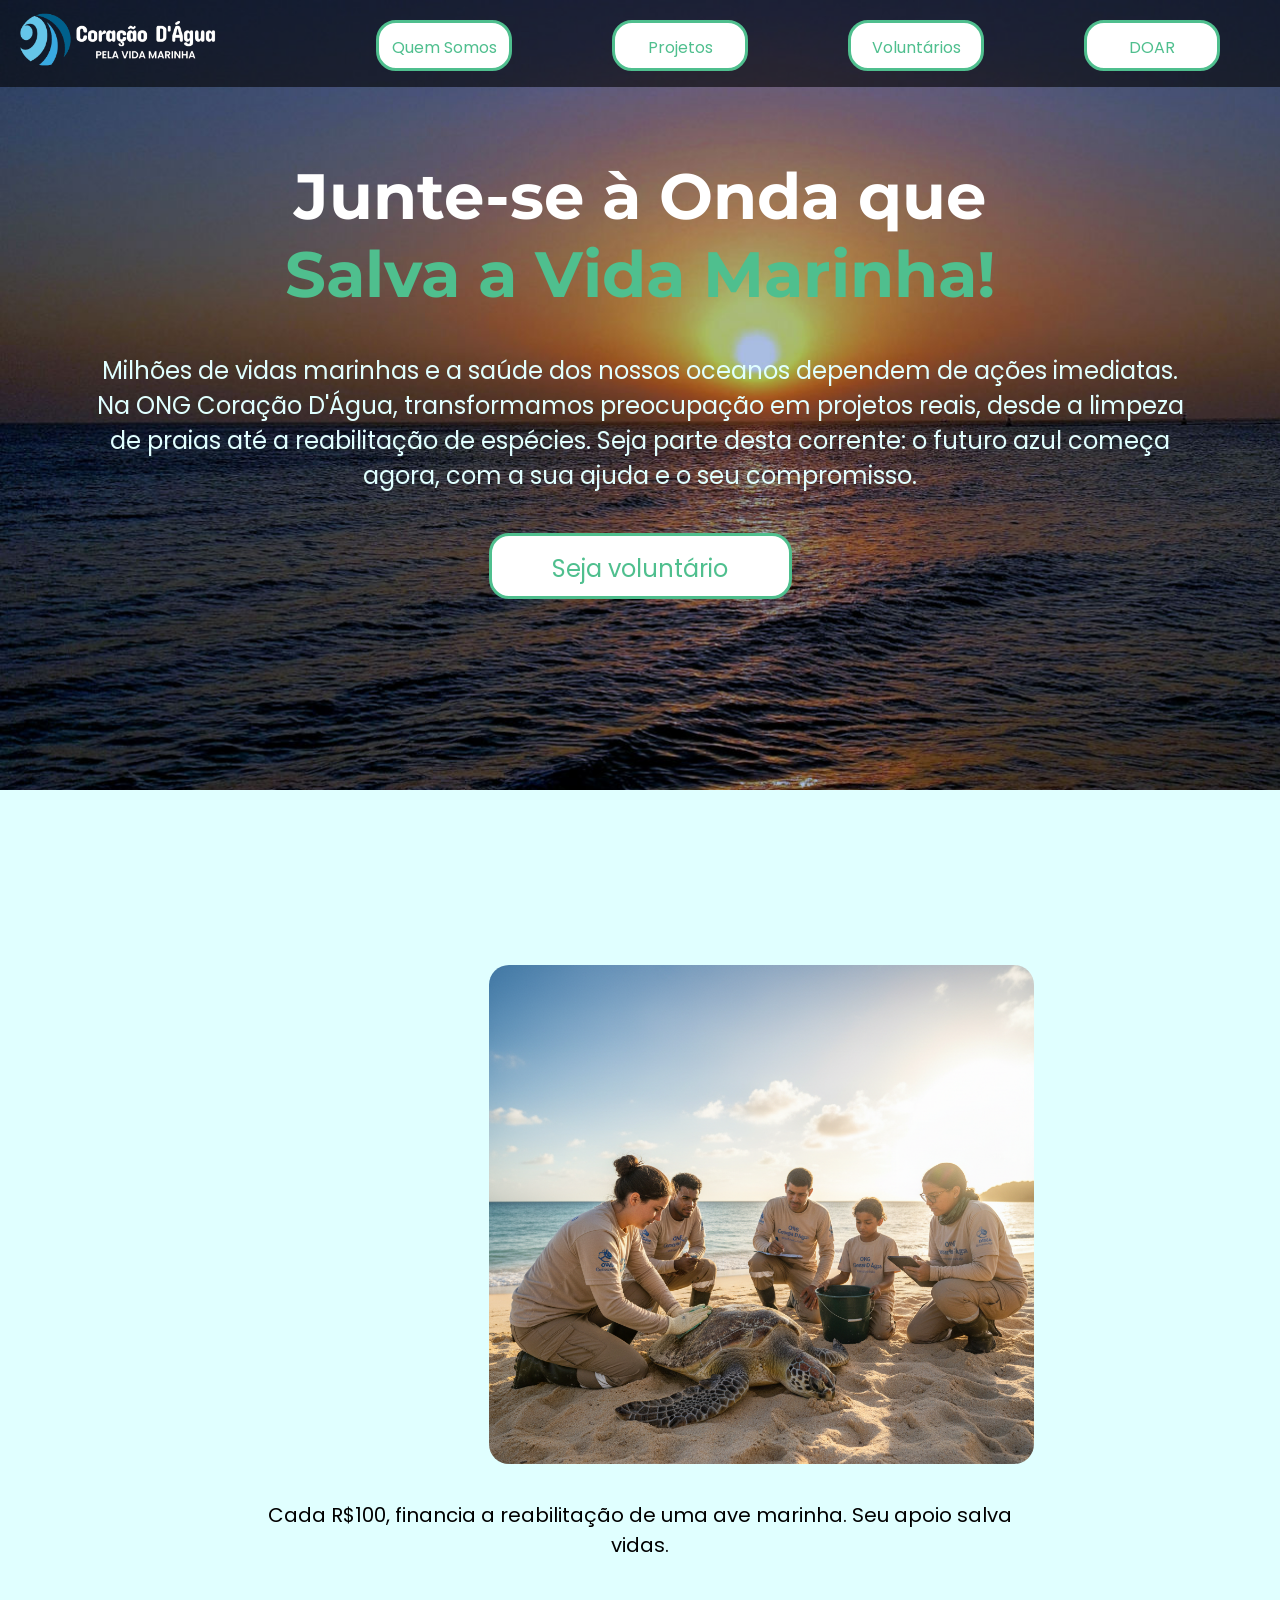
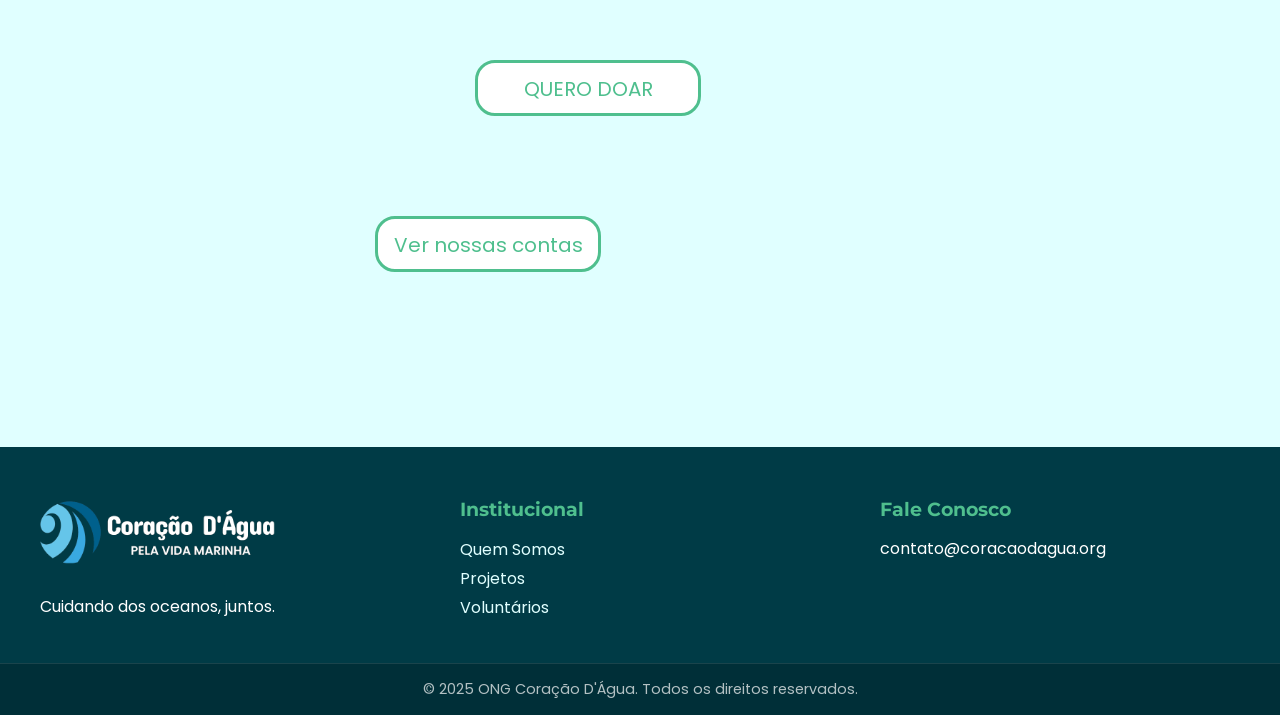
<file: index.html>
<!DOCTYPE html>
<html lang="pt-br">
<head>
    <meta charset="UTF-8">
    <meta name="viewport" content="width=device-width, initial-scale=1.0">
    <title>Coração D'Água</title>
    <link rel="icon" href="favicon.png" type="image/png">
    <link rel="stylesheet" href="css/style.css">

</head>

<body>
    
    <header>
    
        <div class="container-header">
            <div class="header-logo">
                <a href="index.html">
                    <img src="img/logotipo_coracaodagua.png" alt="Logotipo Coração D'Água">
                </a>
            </div>
            
            <nav class="header-navbar">
                <div class="header-links">
                    <a href="sobrenos.html">Quem Somos</a>
                </div>
                <div class="header-links">
                    <a href="projetos.html">Projetos</a>
                </div>
                <div class="header-links">
                    <a href="cadastro.html">Voluntários</a>
                </div>
                <div class="header-links">
                    <a href="doacao.html">DOAR</a>
                </div>
            </nav>
            </div>
            
    </header>

    <main>
        <section>
            <h1>Junte-se à Onda que <span><br>Salva a Vida Marinha!</span></h1>

            <p>Milhões de vidas marinhas e a saúde dos nossos oceanos dependem de ações imediatas. <br>Na ONG Coração D'Água, transformamos preocupação em projetos reais, desde a limpeza de praias até a reabilitação de espécies. Seja parte desta corrente: o futuro azul começa agora, com a sua ajuda e o seu compromisso.</p>

            <a href="cadastro.html" target="_blank" rel="external">Seja voluntário</a>
        </section>

        <section class="doacao">

            <img src="img/pessoas-cuidando.png" alt="pessoas-cuidando-de-uma-tartaruga">

            <p>Cada R$100, financia a reabilitação de uma ave marinha. Seu apoio salva vidas.</p>

            <a class="doar" href="doacao.html" target="_blank" rel="external">QUERO DOAR</a>

            <a class="contas" href="sobrenos.html" target="_blank" rel="external">Ver nossas contas</a>

        </section>

    </main>

        <footer>
    <div class="container-footer">
        <div class="footer-coluna logo">
            <img src="img/logotipo_coracaodagua.png" alt="Logo Coração D'Água">
            <p class="slogan">Cuidando dos oceanos, juntos.</p>
        </div>
        <div class="footer-coluna links-uteis">
            <h3>Institucional</h3>
            <ul>
                <li><a href="sobrenos.html" target="_blank" rel="external">Quem Somos</a></li>
                <li><a href="projetos.html" target="_blank" rel="external">Projetos</a></li>
                <li><a href="cadastro.html" target="_blank" rel="external">Voluntários</a></li>
            </ul>
        </div>
        <div class="footer-coluna contato">
            <h3>Fale Conosco</h3>
            <p>contato@coracaodagua.org</p>
            </div>
    </div>
    <div class="footer-copyright">
        <p>© 2025 ONG Coração D'Água. Todos os direitos reservados.</p>
    </div>
</footer>


</body>
</html>
</file>
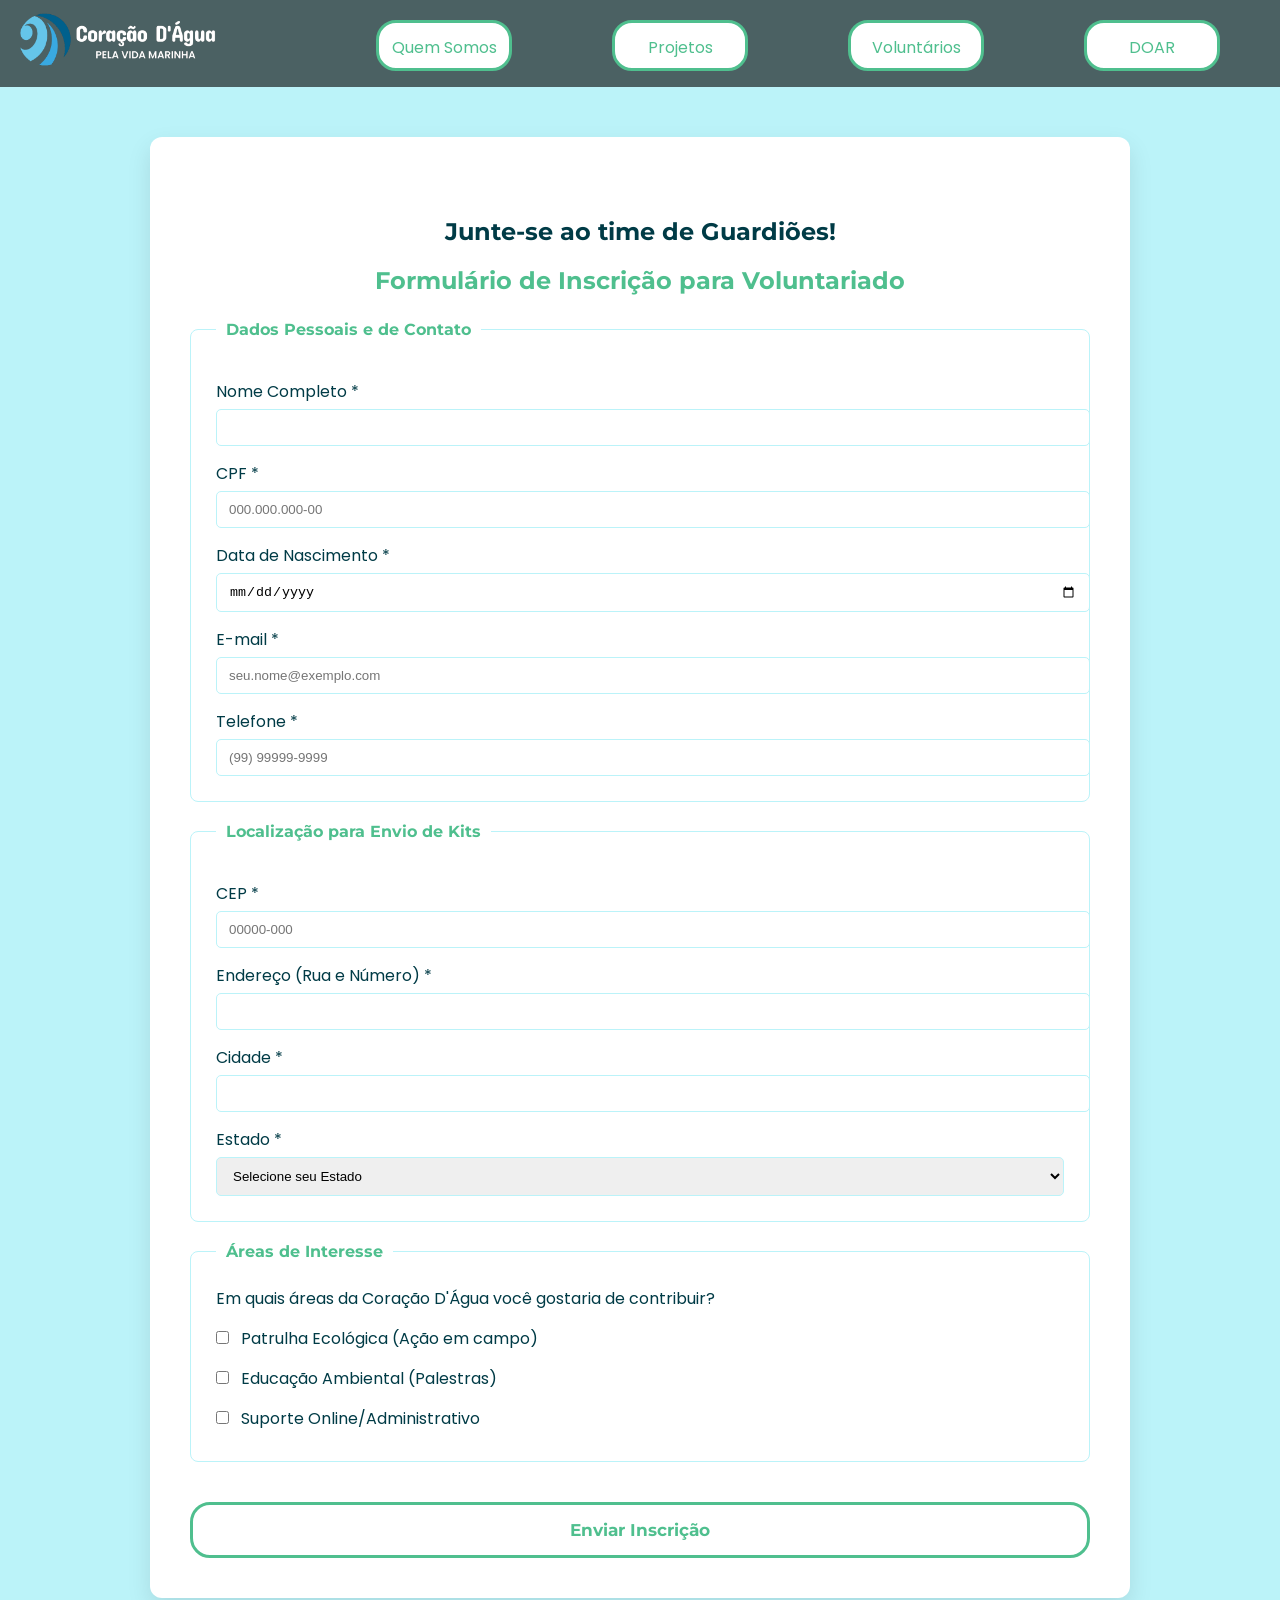
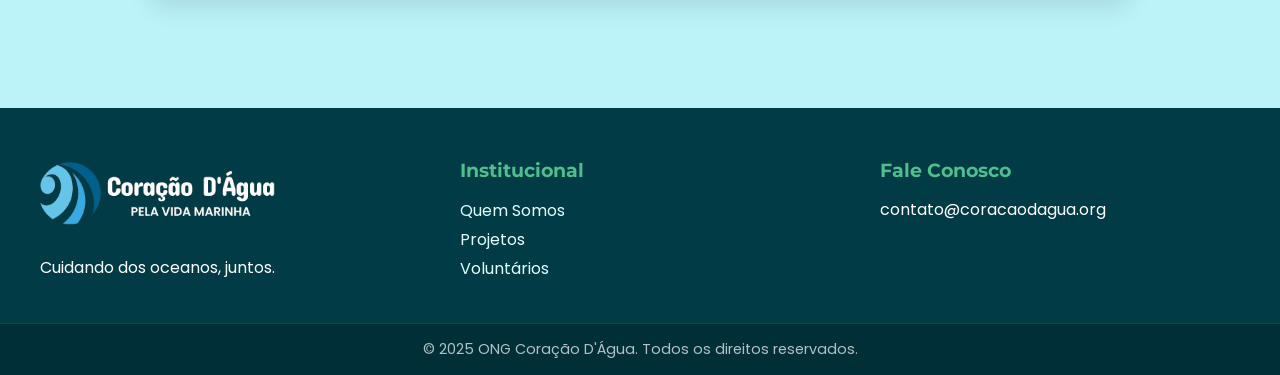
<file: cadastro.html>
<!DOCTYPE html>
<html lang="pt-br">
<head>
    <meta charset="UTF-8">
    <meta name="viewport" content="width=device-width, initial-scale=1.0">
    <title>Cadastro</title>
    <link rel="stylesheet" href="css/cadastro.css">

</head>

    <header>
    
        <div class="container-header">
            <div class="header-logo">
                <a href="index.html">
                    <img src="img/logotipo_coracaodagua.png" alt="Logotipo Coração D'Água">
                </a>
            </div>
            
            <nav class="header-navbar">
                <div class="header-links">
                    <a href="sobrenos.html">Quem Somos</a>
                </div>
                <div class="header-links">
                    <a href="projetos.html">Projetos</a>
                </div>
                <div class="header-links">
                    <a href="cadastro.html">Voluntários</a>
                </div>
                <div class="header-links">
                    <a href="doacao.html">DOAR</a>
                </div>
            </nav>
            </div>
            
    </header>

<body>

    <main>

    <section class="secao-formulario">

        <h1>Junte-se ao time de Guardiões!</h1>
        
        <h2>Formulário de Inscrição para Voluntariado</h2>
        
        <form action="/enviar-cadastro" method="POST" class="form-voluntario">
            
            <fieldset>
                <legend>Dados Pessoais e de Contato</legend>
                
                <label for="nome">Nome Completo *</label>
                <input type="text" id="nome" name="nome" required minlength="5">
                
                <label for="cpf">CPF *</label>
                <input type="text" id="cpf" name="cpf" required placeholder="000.000.000-00" pattern="\d{3}\.?\d{3}\.?\d{3}-?\d{2}">
                
                <label for="nascimento">Data de Nascimento *</label>
                <input type="date" id="nascimento" name="nascimento" required>
                
                <label for="email">E-mail *</label>
                <input type="email" id="email" name="email" required placeholder="seu.nome@exemplo.com">
                
                <label for="telefone">Telefone *</label>
                <input type="tel" id="telefone" name="telefone" required placeholder="(99) 99999-9999" pattern="\(\d{2}\)\s\d{4,5}-?\d{4}">
            </fieldset>
            
            <fieldset>
                <legend>Localização para Envio de Kits</legend>
                
                <label for="cep">CEP *</label>
                <input type="text" id="cep" name="cep" required placeholder="00000-000" pattern="\d{5}-?\d{3}">

                <label for="endereco">Endereço (Rua e Número) *</label>
                <input type="text" id="endereco" name="endereco" required>
                
                <label for="cidade">Cidade *</label>
                <input type="text" id="cidade" name="cidade" required>
                
                <label for="estado">Estado *</label>
                <select id="estado" name="estado" required>
                    <option value="" disabled selected>Selecione seu Estado</option>
                    <option value="SP">São Paulo</option>
                    <option value="RJ">Rio de Janeiro</option>
                    </select>
            </fieldset>
            
            <fieldset>
                <legend>Áreas de Interesse</legend>
                <p>Em quais áreas da Coração D'Água você gostaria de contribuir?</p>
                
                <label><input type="checkbox" name="interesse[]" value="patrulha"> Patrulha Ecológica (Ação em campo)</label>
                <label><input type="checkbox" name="interesse[]" value="educacao"> Educação Ambiental (Palestras)</label>
                <label><input type="checkbox" name="interesse[]" value="suporte"> Suporte Online/Administrativo</label>
            </fieldset>

            <button type="submit" class="enviar-inscricao">Enviar Inscrição</button>

        </form>
    </section>

    <div id="modal-cadastro-sucesso" class="modal-sucesso" style="display: none;">
            <div class="modal-conteudo">
                <span class="fechar-modal-cadastro">&times;</span>
                <h3 class="modal-titulo">Seja Bem-vindo à Onda!</h3>
                <p>Sua Inscrição foi um Sucesso! Agradecemos imensamente por se juntar ao nosso time de Guardiões.</p>
                <p>Enquanto aguarda nosso contato, que tal explorar mais formas de contribuir?</p>
                <div class="modal-botoes">
                    <a href="projetos.html" class="modal-botao-acao">Conheça Nossos Projetos</a>
                    <a href="doacao.html" class="modal-botao-acao botao-doar-modal">Faça uma Doação</a>
                </div>
            </div>
        </div>
    
    </main>
    
    <script src="js/main.js"></script>

</body>

    <footer>
        <div class="container-footer">
            <div class="footer-coluna logo">
                <img src="img/logotipo_coracaodagua.png" alt="Logo Coração D'Água">
                <p class="slogan">Cuidando dos oceanos, juntos.</p>
            </div>
            <div class="footer-coluna links-uteis">
                <h3>Institucional</h3>
                <ul>
                    <li><a href="sobrenos.html" target="_blank" rel="external">Quem Somos</a></li>
                    <li><a href="projetos.html" target="_blank" rel="external">Projetos</a></li>
                    <li><a href="cadastro.html" target="_blank" rel="external">Voluntários</a></li>
                </ul>
            </div>
            <div class="footer-coluna contato">
                <h3>Fale Conosco</h3>
                <p>contato@coracaodagua.org</p>
                </div>
        </div>
        <div class="footer-copyright">
            <p>© 2025 ONG Coração D'Água. Todos os direitos reservados.</p>
        </div>
    </footer>

</html>
</file>
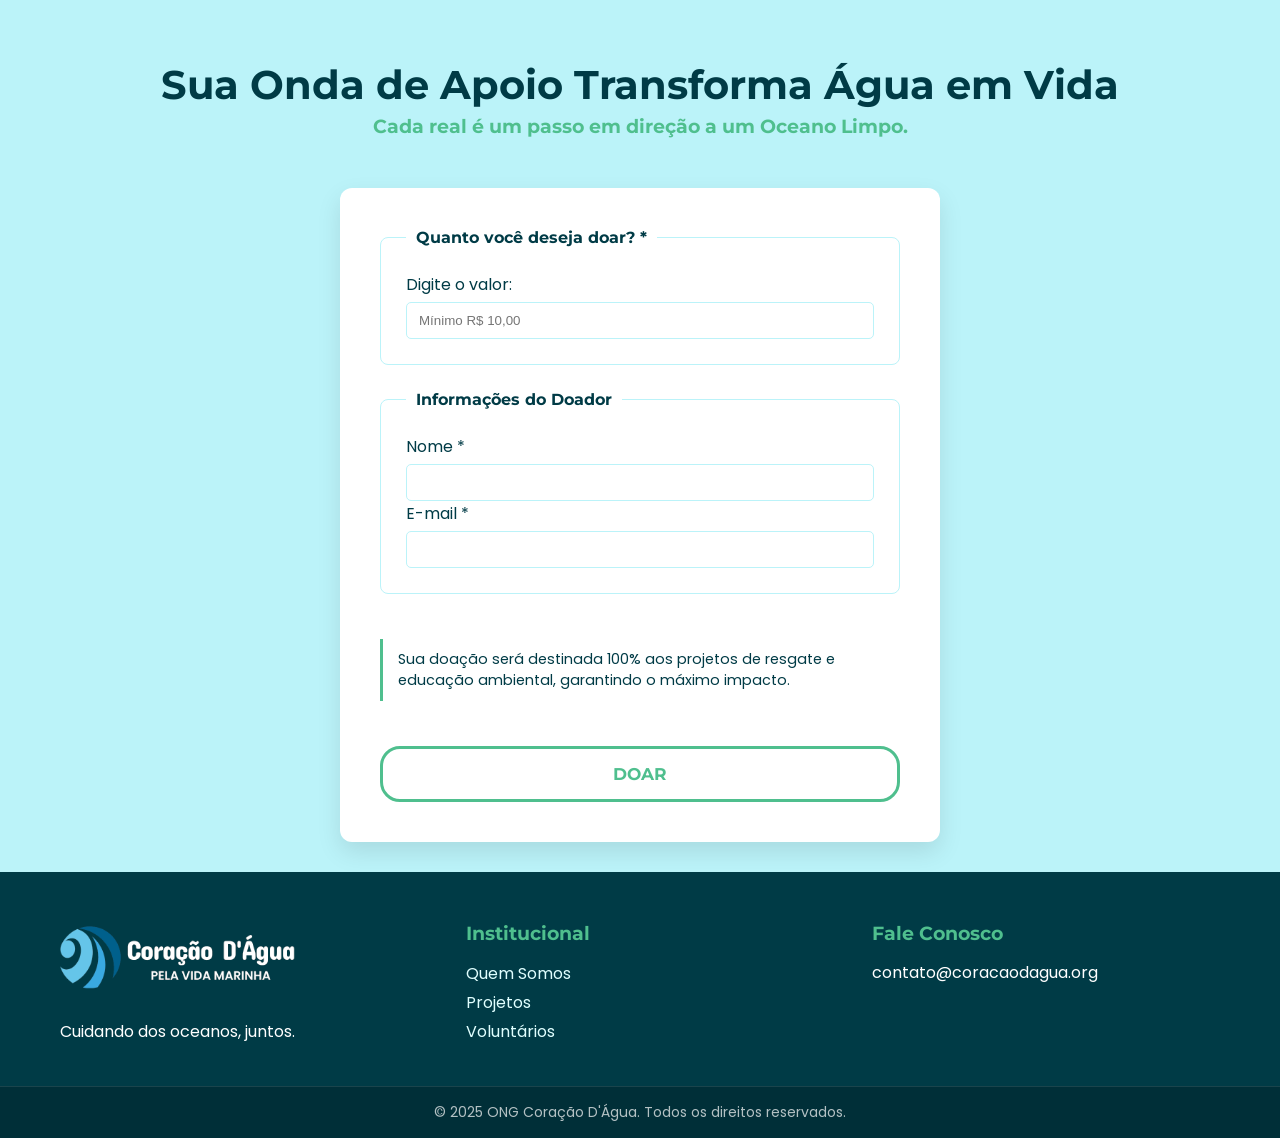
<file: doacao.html>
<!DOCTYPE html>
<html lang="pt-br">
<head>
    <meta charset="UTF-8">
    <meta name="viewport" content="width=device-width, initial-scale=1.0">
    <title>Doação | ONG Coração D'Água</title>
    <link rel="stylesheet" href="css/doacao.css">
</head>

<body>
    
    <main>
        <section class="doacao-hero">
            <h1>Sua Onda de Apoio Transforma Água em Vida</h1>
            <h2>Cada real é um passo em direção a um Oceano Limpo.</h2>
        </section>

        <section class="form-section">
            
            <form action="/processar-doacao" method="POST" class="form-doacao">
                
                <fieldset class="valores-sugeridos">
                    <legend>Quanto você deseja doar? *</legend>

                    <label for="valor_personalizado" class="label-personalizado">Digite o valor:</label>
                    <input type="number" id="valor_personalizado" name="valor_personalizado" min="10" placeholder="Mínimo R$ 10,00">
                </fieldset>

                <fieldset>
                    <legend>Informações do Doador</legend>
                    <label for="nome_doador">Nome *</label>
                    <input type="text" id="nome_doador" name="nome_doador" required>

                    <label for="email_doador">E-mail *</label>
                    <input type="email" id="email_doador" name="email_doador" required>
                </fieldset>

                <p class="transparencia-info">
                    Sua doação será destinada 100% aos projetos de resgate e educação ambiental, garantindo o máximo impacto.
                </p>

                <button type="submit" class="botao-doar">DOAR</button>
            </form>
        </section>
    </main>

        

<script src="js/main.js"></script>

</body>

    <footer>
        <div class="container-footer">
            <div class="footer-coluna logo">
                <img src="img/logotipo_coracaodagua.png" alt="Logo Coração D'Água">
                <p class="slogan">Cuidando dos oceanos, juntos.</p>
            </div>
            <div class="footer-coluna links-uteis">
                <h3>Institucional</h3>
                <ul>
                    <li><a href="sobrenos.html" target="_blank" rel="external">Quem Somos</a></li>
                    <li><a href="projetos.html" target="_blank" rel="external">Projetos</a></li>
                    <li><a href="cadastro.html" target="_blank" rel="external">Voluntários</a></li>
                </ul>
            </div>
            <div class="footer-coluna contato">
                <h3>Fale Conosco</h3>
                <p>contato@coracaodagua.org</p>
                </div>
        </div>
        <div class="footer-copyright">
            <p>© 2025 ONG Coração D'Água. Todos os direitos reservados.</p>
        </div>
    </footer>

</html>
</file>
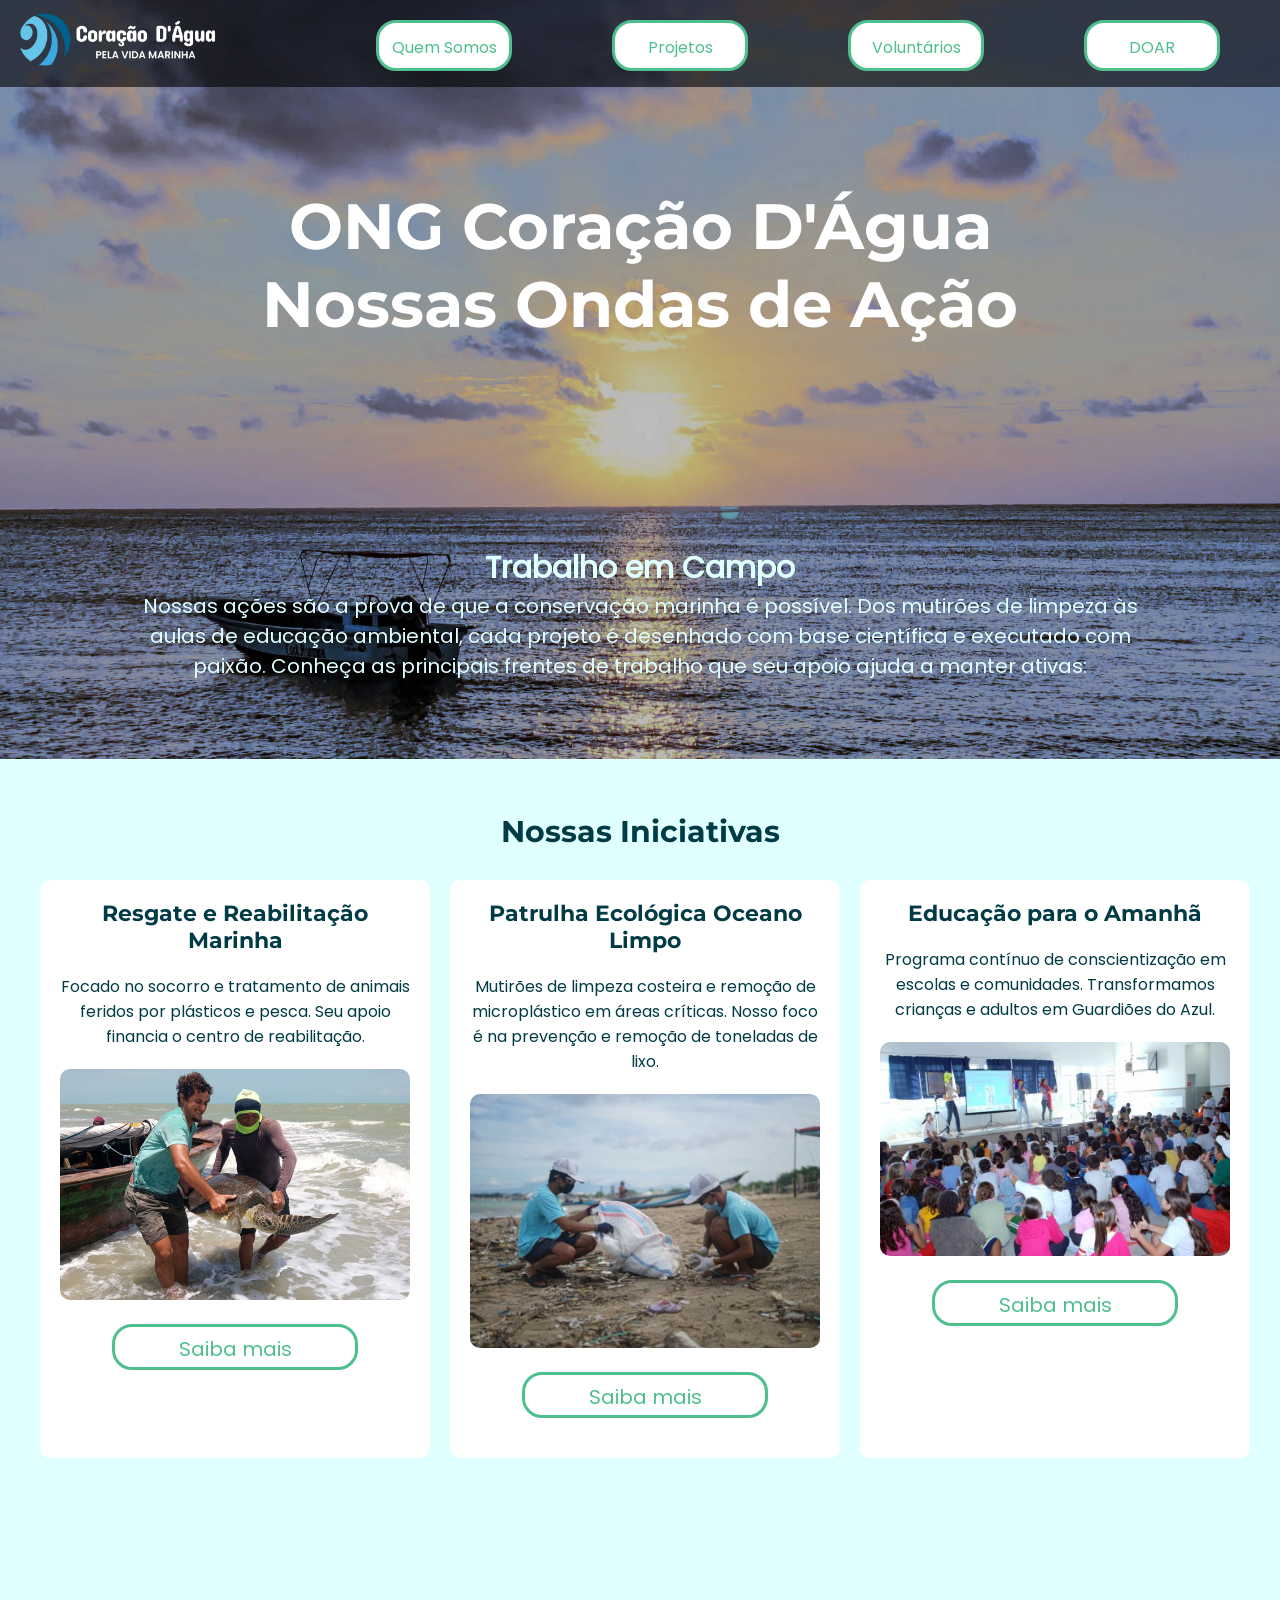
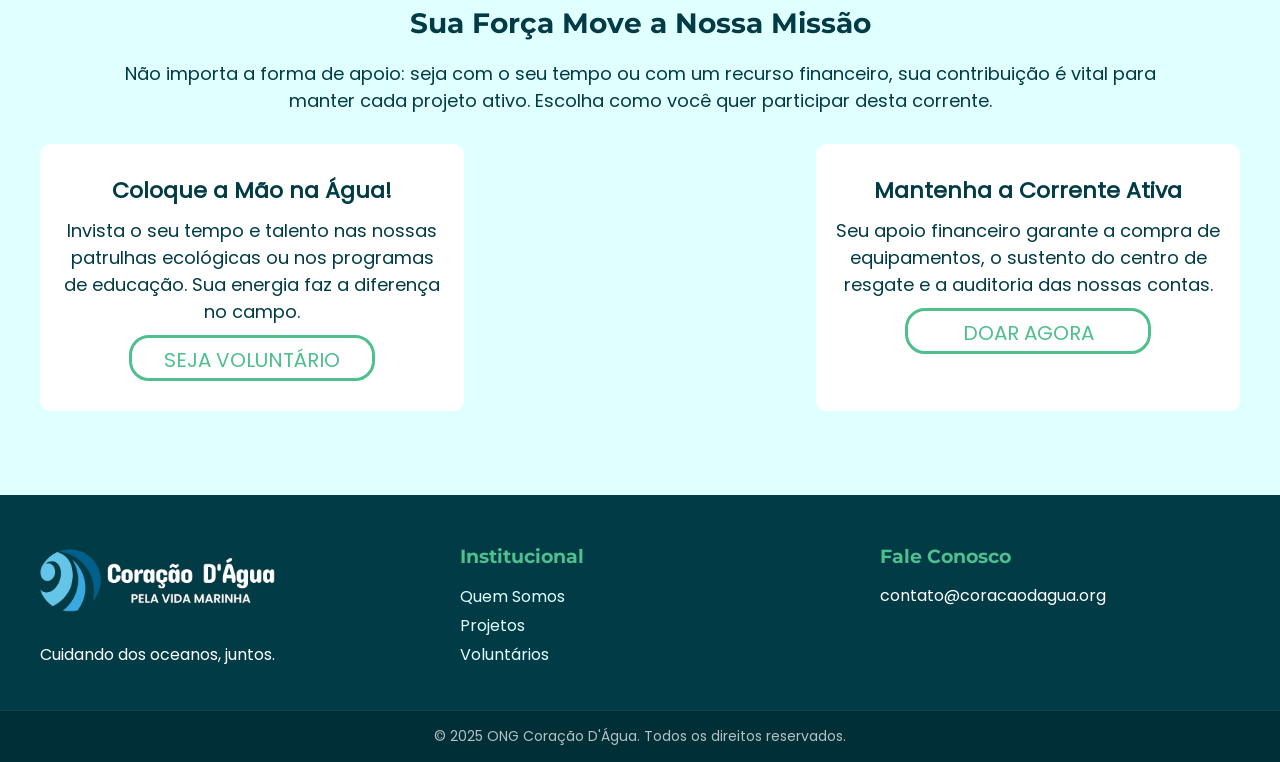
<file: projetos.html>
<!DOCTYPE html>
<html lang="pt-br">
<head>
    <meta charset="UTF-8">
    <meta name="viewport" content="width=device-width, initial-scale=1.0">
    <title>Projetos</title>
    <link rel="icon" href="favicon.png" type="image/png">
    <link rel="stylesheet" href="css/projetos.css">
</head>
<body>

    <header>
    
        <div class="container-header">
            <div class="header-logo">
                <a href="index.html">
                    <img src="img/logotipo_coracaodagua.png" alt="Logotipo Coração D'Água">
                </a>
            </div>
            
            <nav class="header-navbar">
                <div class="header-links">
                    <a href="sobrenos.html">Quem Somos</a>
                </div>
                <div class="header-links">
                    <a href="projetos.html">Projetos</a>
                </div>
                <div class="header-links">
                    <a href="cadastro.html">Voluntários</a>
                </div>
                <div class="header-links">
                    <a href="doacao.html">DOAR</a>
                </div>
            </nav>
            </div>
            
    </header>
    
    <main>

    <h1>ONG Coração D'Água<br>Nossas Ondas de Ação</h1>

    <section class="trabalho-campo">

        <h2>Trabalho em Campo</h2>
        <p>Nossas ações são a prova de que a conservação marinha é possível. Dos mutirões de limpeza às aulas de educação ambiental, cada projeto é desenhado com base científica e executado com paixão. Conheça as principais frentes de trabalho que seu apoio ajuda a manter ativas:</p>

    </section>

    <section class="iniciativas">

        <h2>Nossas Iniciativas</h2>

        <div class="container-cards-projeto">

        <div class="cards-projeto">
            <article>
                <h3 class="titulo-projeto">Resgate e Reabilitação Marinha</h3>
                <p>Focado no socorro e tratamento de animais feridos por plásticos e pesca. Seu apoio financia o centro de reabilitação.</p>
                <img src="img/tartaruga-salva.jpg" alt="foto de um animal sendo solto com sucesso" class="imagem-projeto">
                <a href="#" class="link-projeto">Saiba mais</a>
            </article>
        </div>

        <div class="cards-projeto">
            <article class="card-projeto">
                <h3 class="titulo-projeto">Patrulha Ecológica Oceano Limpo</h3>
                <p>Mutirões de limpeza costeira e remoção de microplástico em áreas críticas. Nosso foco é na prevenção e remoção de toneladas de lixo.</p>
                <img src="img/pessoas-limpando.jpg" alt="foto de pessoas limpando a praia" class="imagem-projeto">
                <a href="#" class="link-projeto">Saiba mais</a>
            </article>
        </div>

        <div class="cards-projeto">
            <article class="card-projeto">
                <h3 class="titulo-projeto">Educação para o Amanhã</h3>
                <p>Programa contínuo de conscientização em escolas e comunidades. Transformamos crianças e adultos em Guardiões do Azul.</p>
                <img src="img/criancas-educacao.jpg" alt="palestra com crianças" class="imagem-projeto">
                <a href="#" class="link-projeto">Saiba mais</a>
            </article>
        </div>

        </div>
    </section>

    <section class="chamada-acao">

        <h2 class="titulo-intro">Sua Força Move a Nossa Missão</h2>
        <p class="paragrafo-intro">Não importa a forma de apoio: seja com o seu tempo ou com um recurso financeiro, sua contribuição é vital para manter cada projeto ativo. Escolha como você quer participar desta corrente.</p>

        <div class="container-caminhos">

        <div class="caminhos">
            <h3 class="caminhos-titulo">Coloque a Mão na Água!</h3>
            <p class="caminhos-paragrafo">Invista o seu tempo e talento nas nossas patrulhas ecológicas ou nos programas de educação. Sua energia faz a diferença no campo.</p>
            <a href="cadastro.html" target="_blank" class="doar">SEJA VOLUNTÁRIO</a>
        </div>

        <div class="caminhos">
            <h3 class="caminhos-titulo">Mantenha a Corrente Ativa</h3>
            <p class="caminhos-paragrafo">Seu apoio financeiro garante a compra de equipamentos, o sustento do centro de resgate e a auditoria das nossas contas.</p>
            <a href="doacao.html" target="_blank" class="doar">DOAR AGORA</a>
        </div>
    </div>

    </section>

        </main>

        <footer>
    <div class="container-footer">
        <div class="footer-coluna logo">
            <img src="img/logotipo_coracaodagua.png" alt="Logo Coração D'Água">
            <p class="slogan">Cuidando dos oceanos, juntos.</p>
        </div>
        <div class="footer-coluna links-uteis">
            <h3>Institucional</h3>
            <ul>
                <li><a href="sobrenos.html" target="_blank" rel="external">Quem Somos</a></li>
                <li><a href="projetos.html" target="_blank" rel="external">Projetos</a></li>
                <li><a href="cadastro.html" target="_blank" rel="external">Voluntários</a></li>
            </ul>
        </div>
        <div class="footer-coluna contato">
            <h3>Fale Conosco</h3>
            <p>contato@coracaodagua.org</p>
            </div>
    </div>
    <div class="footer-copyright">
        <p>© 2025 ONG Coração D'Água. Todos os direitos reservados.</p>
    </div>
</footer>

</body>
</html>
</file>
<file: css/style.css>
@font-face {
    font-family: Montserrat;
    src: url("../fonts/Montserrat-Bold.ttf") format("truetype");
    font-weight: 700;
    font-style: normal;
    font-display: swap;
}

@font-face {
    font-family: Poppins;
    src: url("../fonts/Poppins-Regular.ttf") format("truetype");
    font-weight: 400;
    font-style: normal;
    font-display: swap;
}

*{
    margin: 0;
    padding: 0;
}


header{
    background-color: rgba(0, 0, 0, 0.6);
    font-family: 'Poppins', sans-serif;
}

.container-header{
    display: flex;
    flex-direction: row;
    justify-content: space-between;
    max-width: 1200px;
    padding: 0 20px 10px 20px;
    flex-wrap: wrap;
}

.header-navbar {
    display: flex; 
    flex-direction: row;
    align-items: center; 
    gap: 100px; 
}

.header-links{
    display: block;
    color: #4FBF8E;
    background-color: #FFFFFF;
    text-decoration: none;
    text-align: center;
    line-height: 0;
    padding-top: 25px;
    width: 130px;
    height: 20px;
    margin-top: 15px;
    border: #4FBF8E 3px solid;
    border-radius: 20px;
}

.header-links a{
    color: #4FBF8E;
    text-decoration: none;
}

.header-logo img{
    display: block;
    margin-top: 10px;
    width: 200px;    
    height: auto; 
    max-width: 100%; 
}

body{
    background-image: url("../img/mar-por-do-sol.jpg");
    background-size: cover;
    background-repeat: no-repeat;
    background-color: #0b3b5a;
    background-attachment: fixed;
}

h1{
    font-family: Montserrat, sans-serif;
    font-size: 64px;
    color: #FFFFFF;
    text-align: center;
    margin-top: 70px;
}

span{
    color: #4FBF8E;
}


main p{
    font-family: Poppins, sans-serif;
    font-size: 24px;
    color: #E0FFFF;
    text-align: center;
    margin: 40px 80px 0 80px;
}

main a{
    font-family: Poppins, sans-serif;
    font-size: 24px;
    text-decoration: none;
    color: #4FBF8E;
    background-color: #FFFFFF;
    text-align: center;
    display: block;
    width: 297px;
    height: 60px;
    border: #4FBF8E 3px solid;
    border-radius: 20px;
    line-height: 66px;
    margin: 40px auto;
}

section img{
    width: 545px;
    height: auto;
    margin-left: 314px;
    border-radius: 20px;
    padding: -20px;
}

.doacao{
    background-color: #E0FFFF;
    padding: 175px;
    margin-top: 191px;
}

.doacao p{
    font-family: Poppins, sans-serif;
    font-size: 20px;
    color: #000000;
    text-align: center;
    margin-top: 32px;
}

.doar{
    font-family: Poppins, sans-serif;
    font-size: 20px;
    text-decoration: none;
    color: #4FBF8E;
    background-color: #FFFFFF;
    text-align: center;
    display: inline-block;
    vertical-align: middle;
    width: 220px;
    height: 50px;
    border: #4FBF8E 3px solid;
    border-radius: 20px;
    line-height: 52px;
    margin: 100px 0 0 300px;
}

.contas{
    font-family: Poppins, sans-serif;
    font-size: 20px;
    text-decoration: none;
    color: #4FBF8E;
    background-color: #FFFFFF;
    text-align: center;
    display: inline-block;
    vertical-align: middle;
    width: 220px;
    height: 50px;
    border: #4FBF8E 3px solid;
    border-radius: 20px;
    line-height: 52px;
    margin: 100px 0 0 200px;
}

h4{
    color: #FFFFFF;
}

li a{
    color: #FFFFFF;
}

footer {
    background-color: #003B46;
    color: #FFFFFF;
    font-family: 'Poppins', sans-serif;
    padding-top: 50px;
}

.container-footer {
    display: flex;
    flex-direction: row; 
    justify-content: space-between; 
    max-width: 1200px; 
    margin: 0 auto;
    padding: 0 20px 40px 20px; 
    flex-wrap: wrap; 
    gap: 30px; 
}


.footer-coluna {
    width: 30%; 
}

.footer-coluna h3 {
    font-family: 'Montserrat', sans-serif;
    color: #4FBF8E; 
    margin-bottom: 15px;
    font-size: 1.2em;
}

.footer-coluna ul {
    list-style: none; 
    padding: 0;
}

.footer-coluna ul li a {
    color: #E0FFFF; 
    text-decoration: none;
    line-height: 1.8;
    transition: color 0.3s;
}

.footer-coluna ul li a:hover {
    color: #FFFFFF; 
}

.footer-coluna img {
    width: 240px; 
    height: auto;
    margin-bottom: 10px;
}

.footer-copyright {
    background-color: rgba(0, 0, 0, 0.2);
    text-align: center;
    padding: 15px 0;
    font-size: 0.9em;
    border-top: 1px solid rgba(255, 255, 255, 0.1); 
}

.footer-copyright p {
    margin: 0;
    color: rgba(255, 255, 255, 0.7);
}
</file>
<file: css/cadastro.css>
@font-face {
    font-family: Montserrat;
    src: url("../fonts/Montserrat-Bold.ttf") format("truetype");
    font-weight: 700;
    font-style: normal;
    font-display: swap;
}

@font-face {
    font-family: Poppins;
    src: url("../fonts/Poppins-Regular.ttf") format("truetype");
    font-weight: 400;
    font-style: normal;
    font-display: swap;
}

*{
    margin: 0;
    padding: 0;
}

header{
    background-color: rgba(0, 0, 0, 0.6);
    font-family: 'Poppins', sans-serif;
}

.container-header{
    display: flex;
    flex-direction: row;
    justify-content: space-between;
    max-width: 1200px;
    padding: 0 20px 10px 20px;
    flex-wrap: wrap;
}

.header-navbar {
    display: flex; 
    flex-direction: row;
    align-items: center; 
    gap: 100px; 
}

.header-links{
    display: block;
    color: #4FBF8E;
    background-color: #FFFFFF;
    text-decoration: none;
    text-align: center;
    line-height: 0;
    padding-top: 25px;
    width: 130px;
    height: 20px;
    margin-top: 15px;
    border: #4FBF8E 3px solid;
    border-radius: 20px;
}

.header-links a{
    color: #4FBF8E;
    text-decoration: none;
}

.header-logo img{
    display: block;
    margin-top: 10px;
    width: 200px;    
    height: auto; 
    max-width: 100%; 
}

body {
    background-color: #BBF3F9; 
    font-family: 'Poppins', sans-serif;
    color: #003B46;
}

main {
    padding: 20px 0 80px 0;
}

h1 {
    font-family: 'Montserrat', sans-serif;
    text-align: center;
    color: #003B46;
    padding: 40px 20px 20px;
}

h2 {
    font-family: 'Montserrat', sans-serif;
    color: #4FBF8E;
    text-align: center;
    margin-bottom: 25px;
}

.secao-formulario {
    max-width: 900px;
    margin: 30px auto;
    padding: 40px;
    
    background-color: #FFFFFF;
    border-radius: 12px;
    box-shadow: 0 10px 25px rgba(0, 0, 0, 0.1);
}

.form-voluntario {
    display: flex;
    flex-direction: column;
    gap: 20px;
}

fieldset {
    border: 1px solid #BBF3F9; 
    padding: 25px;
    border-radius: 8px;
}

legend {
    font-family: 'Montserrat', sans-serif;
    font-weight: 700;
    color: #4FBF8E;
    padding: 0 10px;
}



label {
    display: block;
    margin-top: 15px;
    margin-bottom: 5px;
    font-weight: 500;
}

.form-voluntario fieldset > div {
    display: flex;
    flex-wrap: wrap; 
    gap: 20px;
}

input[type="text"],
input[type="email"],
input[type="date"],
input[type="tel"],
select,
input[type="number"] {
    width: 100%; 
    padding: 10px 12px;
    border: 1px solid #BBF3F9;
    border-radius: 5px;
    transition: border-color 0.3s;
}


input:focus,
select:focus {
    border-color: #4FBF8E;
    outline: none;
    box-shadow: 0 0 5px rgba(79, 191, 142, 0.5); 
}


fieldset p {
    margin-bottom: 15px;
}
input[type="checkbox"] {
    margin-right: 8px;
}

.enviar-inscricao {
    background-color: #FFFFFF; 
    color: #4FBF8E;
    border: #4FBF8E 3px solid;
    padding: 15px 30px;
    font-family: 'Montserrat', sans-serif;
    font-weight: 700;
    font-size: 17px;
    border-radius: 20px;
    cursor: pointer;
    margin-top: 20px;
    transition: background-color 0.3s;
}

.enviar-inscricao:hover {
    background-color: #d4d4d8; 
}

footer {
    background-color: #003B46; 
    color: #FFFFFF;
    font-family: 'Poppins', sans-serif;
    padding-top: 50px;
}

.container-footer {
    display: flex;
    flex-direction: row; 
    justify-content: space-between; 
    max-width: 1200px; 
    margin: 0 auto;
    padding: 0 20px 40px 20px; 
    flex-wrap: wrap; 
    gap: 30px; 
}

.footer-coluna {
    width: 30%; 
}

.footer-coluna h3 {
    font-family: 'Montserrat', sans-serif;
    color: #4FBF8E;
    margin-bottom: 15px;
    font-size: 19px;
}

.footer-coluna ul {
    list-style: none; 
    padding: 0;
}

.footer-coluna ul li a {
    color: #E0FFFF; 
    text-decoration: none;
    line-height: 1.8;
    transition: color 0.3s;
}

.footer-coluna ul li a:hover {
    color: #FFFFFF;
}


.footer-coluna img {
    width: 240px;
    height: auto;
    margin-bottom: 10px;
}


.footer-copyright {
    background-color: rgba(0, 0, 0, 0.2); 
    text-align: center;
    padding: 15px 0;
    font-size: 14px;
    border-top: 1px solid rgba(255, 255, 255, 0.1); 
}

.footer-copyright p {
    margin: 0;
    color: rgba(255, 255, 255, 0.7);
}

.modal-sucesso {
    display: none;
    position: fixed;
    z-index: 1000;
    left: 0;
    top: 0;
    width: 100%;
    height: 100%;
    background-color: rgba(0, 0, 0, 0.6);
    display: flex; 
    justify-content: center;
    align-items: center;
}

.modal-conteudo {
    background-color: #FFFFFF; 
    padding: 30px;
    border-radius: 12px;
    box-shadow: 0 5px 15px rgba(0, 0, 0, 0.3);
    max-width: 500px; 
    text-align: center;
    position: relative; 
}

.modal-titulo {
    color: #4FBF8E; 
    font-family: 'Montserrat', sans-serif;
    margin-bottom: 15px;
}

.fechar-modal-cadastro { 
    color: #aaa;
    float: right;
    font-size: 28px;
    font-weight: bold;
    cursor: pointer;
    position: absolute; 
    top: 10px;
    right: 20px;
}

.fechar-modal-cadastro:hover,
.fechar-modal-cadastro:focus {
    color: #003B46; 
    text-decoration: none;
}


.modal-botoes {
    margin-top: 25px;
    display: flex;
    justify-content: center;
    gap: 15px; 
    flex-wrap: wrap; 
}

.modal-botao-acao {
    display: inline-block; 
    background-color: #4FBF8E;
    color: #FFFFFF;
    border: none;
    padding: 12px 20px;
    font-family: 'Montserrat', sans-serif;
    font-weight: 600;
    font-size: 15px;
    border-radius: 8px;
    text-decoration: none;
    transition: background-color 0.3s;
    flex: 1 1 200px; 
    max-width: 250px;
}

.modal-botao-acao:hover {
    background-color: #3AA373; 
}

.botao-doar-modal {
    
    background-color: #003B46; 
}

.botao-doar-modal:hover {
    background-color: #002b33; 
}

footer {
    background-color: #003B46;
    color: #FFFFFF;
    font-family: 'Poppins', sans-serif;
    padding-top: 50px;
}

.container-footer {
    display: flex;
    flex-direction: row; 
    justify-content: space-between; 
    max-width: 1200px; 
    margin: 0 auto;
    padding: 0 20px 40px 20px; 
    flex-wrap: wrap; 
    gap: 30px; 
}


.footer-coluna {
    width: 30%; 
}

.footer-coluna h3 {
    font-family: 'Montserrat', sans-serif;
    color: #4FBF8E; 
    margin-bottom: 15px;
    font-size: 1.2em;
}

.footer-coluna ul {
    list-style: none; 
    padding: 0;
}

.footer-coluna ul li a {
    color: #E0FFFF; 
    text-decoration: none;
    line-height: 1.8;
    transition: color 0.3s;
}

.footer-coluna ul li a:hover {
    color: #FFFFFF; 
}

.footer-coluna img {
    width: 240px; 
    height: auto;
    margin-bottom: 10px;
}

.footer-copyright {
    background-color: rgba(0, 0, 0, 0.2);
    text-align: center;
    padding: 15px 0;
    font-size: 0.9em;
    border-top: 1px solid rgba(255, 255, 255, 0.1); 
}

.footer-copyright p {
    margin: 0;
    color: rgba(255, 255, 255, 0.7);
}
</file>
<file: css/doacao.css>
@font-face {
    font-family: Montserrat;
    src: url("../fonts/Montserrat-Bold.ttf") format("truetype");
    font-weight: 700;
    font-style: normal;
    font-display: swap;
}

@font-face {
    font-family: Poppins;
    src: url("../fonts/Poppins-Regular.ttf") format("truetype");
    font-weight: 400;
    font-style: normal;
    font-display: swap;
}

*{
    margin: 0;
    padding: 0;
    box-sizing: border-box;
}

body {
    background-color: #BBF3F9; 
    font-family: 'Poppins', sans-serif;
    color: #003B46;
}

.doacao-hero {
    padding: 60px 20px 20px;
    text-align: center;
}
.doacao-hero h1 {
    font-family: 'Montserrat', sans-serif;
    color: #003B46;
    font-size: 2.5em;
    margin-bottom: 5px;
}
.doacao-hero h2 {
    font-family: 'Montserrat', sans-serif;
    color: #4FBF8E;
    font-size: 1.2em;
    font-weight: 500;
}

.form-section {
    max-width: 600px; 
    margin: 30px auto;
    padding: 40px;
    background-color: #FFFFFF;
    border-radius: 12px;
    box-shadow: 0 10px 25px rgba(0, 0, 0, 0.1);
}
.form-doacao {
    display: flex;
    flex-direction: column;
    gap: 25px;
}

fieldset {
    border: 1px solid #BBF3F9;
    padding: 25px;
    border-radius: 8px;
}
legend {
    font-family: 'Montserrat', sans-serif;
    font-weight: 700;
    color: #003B46;
    padding: 0 10px;
}


.opcoes-radio {
    display: flex;
    flex-wrap: wrap;
    justify-content: space-between;
    margin-bottom: 20px;
}

.opcoes-radio label {
    flex-basis: 30%; 
    background-color: #BBF3F9;
    color: #003B46;
    text-align: center;
    padding: 15px 10px;
    border-radius: 8px;
    cursor: pointer;
    transition: background-color 0.2s, box-shadow 0.2s;
    font-weight: 700;
}

.opcoes-radio label:hover {
    background-color: #A9DDE5;
}

.opcoes-radio input[type="radio"] {
    display: none;
}

.opcoes-radio input[type="radio"]:checked + label {
    background-color: #4FBF8E;
    color: #FFFFFF;
    box-shadow: 0 0 0 2px #003B46;
}

input[type="text"],
input[type="email"],
input[type="number"] {
    width: 100%; 
    padding: 10px 12px;
    border: 1px solid #BBF3F9;
    border-radius: 5px;
    margin-top: 5px;
}

input:focus {
    border-color: #4FBF8E;
    outline: none;
    box-shadow: 0 0 5px rgba(79, 191, 142, 0.5);
}

.botao-doar {
    width: 100%;
    background-color: #FFFFFF; 
    color: #4FBF8E;
    border: #4FBF8E 3px solid;
    padding: 15px 30px;
    font-family: 'Montserrat', sans-serif;
    font-weight: 700;
    font-size: 17px;
    border-radius: 20px;
    cursor: pointer;
    margin-top: 20px;
    transition: background-color 0.3s;
}
.botao-doar:hover {
    background-color: #d4d4d8;
}

.transparencia-info {
    font-size: 0.9em;
    color: #003B46;
    border-left: 3px solid #4FBF8E;
    padding: 10px 0 10px 15px;
    margin-top: 20px;
}

footer {
    background-color: #003B46; 
    color: #FFFFFF;
    font-family: 'Poppins', sans-serif;
    padding-top: 50px;
}

.container-footer {
    display: flex;
    flex-direction: row; 
    justify-content: space-between; 
    max-width: 1200px; 
    margin: 0 auto;
    padding: 0 20px 40px 20px; 
    flex-wrap: wrap; 
    gap: 30px; 
}

.footer-coluna {
    width: 30%; 
}

.footer-coluna h3 {
    font-family: 'Montserrat', sans-serif;
    color: #4FBF8E;
    margin-bottom: 15px;
    font-size: 19px;
}

.footer-coluna ul {
    list-style: none; 
    padding: 0;
}

.footer-coluna ul li a {
    color: #E0FFFF; 
    text-decoration: none;
    line-height: 1.8;
    transition: color 0.3s;
}

.footer-coluna ul li a:hover {
    color: #FFFFFF;
}


.footer-coluna img {
    width: 240px;
    height: auto;
    margin-bottom: 10px;
}


.footer-copyright {
    background-color: rgba(0, 0, 0, 0.2); 
    text-align: center;
    padding: 15px 0;
    font-size: 14px;
    border-top: 1px solid rgba(255, 255, 255, 0.1); 
}

.footer-copyright p {
    margin: 0;
    color: rgba(255, 255, 255, 0.7);
}

.modal-sucesso {
    position: fixed; 
    z-index: 1000; 
    left: 0;
    top: 0;
    width: 100%; 
    height: 100%;
    background-color: rgba(0, 0, 0, 0.6); 
    justify-content: center; 
    align-items: center;
}

.modal-conteudo {
    background-color: #FFFFFF;
    padding: 30px;
    border-radius: 12px;
    box-shadow: 0 5px 15px rgba(0, 0, 0, 0.3);
    max-width: 400px;
    text-align: center;
}

.modal-titulo {
    color: #4FBF8E;
    font-family: 'Montserrat', sans-serif;
    margin-bottom: 15px;
}

.fechar-modal {
    color: #aaa;
    float: right;
    font-size: 28px;
    font-weight: bold;
    cursor: pointer;
    line-height: 20px;
}
.fechar-modal:hover {
    color: #003B46;
    text-decoration: none;
}
</file>
<file: css/projetos.css>
@font-face {
    font-family: Montserrat;
    src: url("../fonts/Montserrat-Bold.ttf") format("truetype");
    font-weight: 700;
    font-style: normal;
    font-display: swap;
}

@font-face {
    font-family: Poppins;
    src: url("../fonts/Poppins-Regular.ttf") format("truetype");
    font-weight: 400;
    font-style: normal;
    font-display: swap;
}

*{
    margin: 0;
    padding: 0;
}

header{
    background-color: rgba(0, 0, 0, 0.6);
    font-family: 'Poppins', sans-serif;
}

.container-header{
    display: flex;
    flex-direction: row;
    justify-content: space-between;
    max-width: 1200px;
    padding: 0 20px 10px 20px;
    flex-wrap: wrap;
}

.header-navbar {
    display: flex; 
    flex-direction: row;
    align-items: center; 
    gap: 100px; 
}

.header-links{
    display: block;
    color: #4FBF8E;
    background-color: #FFFFFF;
    text-decoration: none;
    text-align: center;
    line-height: 0;
    padding-top: 25px;
    width: 130px;
    height: 20px;
    margin-top: 15px;
    border: #4FBF8E 3px solid;
    border-radius: 20px;
}

.header-links a{
    color: #4FBF8E;
    text-decoration: none;
}

.header-logo img{
    display: block;
    margin-top: 10px;
    width: 200px;    
    height: auto; 
    max-width: 100%; 
}

body{
    background-image: url(../img/barco-por-do-sol.jpg);
    background-color: #E0FFFF;
    background-size: cover;
    background-position: center;
    background-repeat: no-repeat;
    background-attachment: fixed;
}

h1{
    font-family: Montserrat, sans-serif;
    font-size: 64px;
    color: #FFFFFF;
    text-align: center;
    margin-top: 100px;
}

.trabalho-campo{
    font-family: Poppins, sans-serif;
    font-size: 20px;
    color: #E0FFFF;
    text-align: center;
    margin: 180px 80px 0 80px;
    padding: 23px 40px 25px;
}

.iniciativas {
    color: #003B46; 
    text-align: center;
    background-color: #E0FFFF; 
    margin-top: 53px;
    padding-top: 54px;
    padding-bottom: 54px;
}

.iniciativas h2{
    font-family: Montserrat, sans-serif;
    font-size: 30px;
    text-align: center;
}

.titulo-projeto{
    font-family: Montserrat, sans-serif;
    font-size: 22px;
    text-align: center;
}

.iniciativas p{
    font-family: Poppins, sans-serif;
    font-size: 16px;
    text-align: center;
    margin-top: 20px;
}

.container-cards-projeto {
    display: flex;
    flex-direction: row; 
    justify-content: space-between; 
    max-width: 1200px; 
    margin: 0 auto; 
    padding: 30px 20px;
    gap: 20px;
}


.cards-projeto {
    width: 32%; 
    padding: 20px; 
    background-color: #FFFFFF;
    border-radius: 10px;
}

.imagem-projeto {
    width: 100%; 
    height: auto;
    margin-top: 20px; 
    border-radius: 10px;
}

.link-projeto{
    font-family: Poppins, sans-serif;
    font-size: 20px;
    text-decoration: none;
    color: #4FBF8E;
    background-color: #FFFFFF;
    text-align: center;
    display: block;
    width: 240px;
    height: 40px;
    border: #4FBF8E 3px solid;
    border-radius: 20px;
    line-height: 45px;
    margin: 20px 52px;
}

.chamada-acao{
    color: #003B46; 
    text-align: center;
    background-color: #E0FFFF; 
    padding-top: 54px;
    padding-bottom: 54px;
}

.container-caminhos{
    display: flex;
    flex-direction: row;
    flex-wrap: wrap;
    justify-content: space-between; 
    max-width: 1200px; 
    margin: 0 auto; 
    padding: 30px 20px;
    gap: 20px;
}

.caminhos{
    width: 32%; 
    padding: 20px; 
    background-color: #FFFFFF;
    border-radius: 10px;
}

.doar{
    font-family: Poppins, sans-serif;
    font-size: 20px;
    text-decoration: none;
    color: #4FBF8E;
    background-color: #FFFFFF;
    text-align: center;
    display: block;
    width: 240px;
    height: 40px;
    border: #4FBF8E 3px solid;
    border-radius: 20px;
    line-height: 45px;
    margin: 10px auto;
}

.titulo-intro{
    font-family: Montserrat, sans-serif;
    font-size: 28px;
    color: #003B46;
    text-align: center;
    margin-top: 10px;
}

.paragrafo-intro{
    font-family: Poppins, sans-serif;
    font-size: 18px;
    color: #003B46;
    text-align: center;
    margin-top: 10px;
    padding: 10px 100px 0 100px;
}

.caminhos-titulo{
    font-family: Poppins, sans-serif;
    font-size: 22px;
    color: #003B46;
    text-align: center;
    margin-top: 10px;
}

.caminhos-paragrafo{
    font-family: Poppins, sans-serif;
    font-size: 18px;
    color: #003B46;
    text-align: center;
    margin-top: 10px;
}

footer {
    background-color: #003B46; 
    color: #FFFFFF;
    font-family: 'Poppins', sans-serif;
    padding-top: 50px;
}

.container-footer {
    display: flex;
    flex-direction: row; 
    justify-content: space-between; 
    max-width: 1200px; 
    margin: 0 auto;
    padding: 0 20px 40px 20px; 
    flex-wrap: wrap; 
    gap: 30px; 
}

.footer-coluna {
    width: 30%; 
}

.footer-coluna h3 {
    font-family: 'Montserrat', sans-serif;
    color: #4FBF8E;
    margin-bottom: 15px;
    font-size: 19px;
}

.footer-coluna ul {
    list-style: none; 
    padding: 0;
}

.footer-coluna ul li a {
    color: #E0FFFF; 
    text-decoration: none;
    line-height: 1.8;
    transition: color 0.3s;
}

.footer-coluna ul li a:hover {
    color: #FFFFFF;
}


.footer-coluna img {
    width: 240px;
    height: auto;
    margin-bottom: 10px;
}


.footer-copyright {
    background-color: rgba(0, 0, 0, 0.2); 
    text-align: center;
    padding: 15px 0;
    font-size: 14px;
    border-top: 1px solid rgba(255, 255, 255, 0.1); 
}

.footer-copyright p {
    margin: 0;
    color: rgba(255, 255, 255, 0.7);
}
</file>
